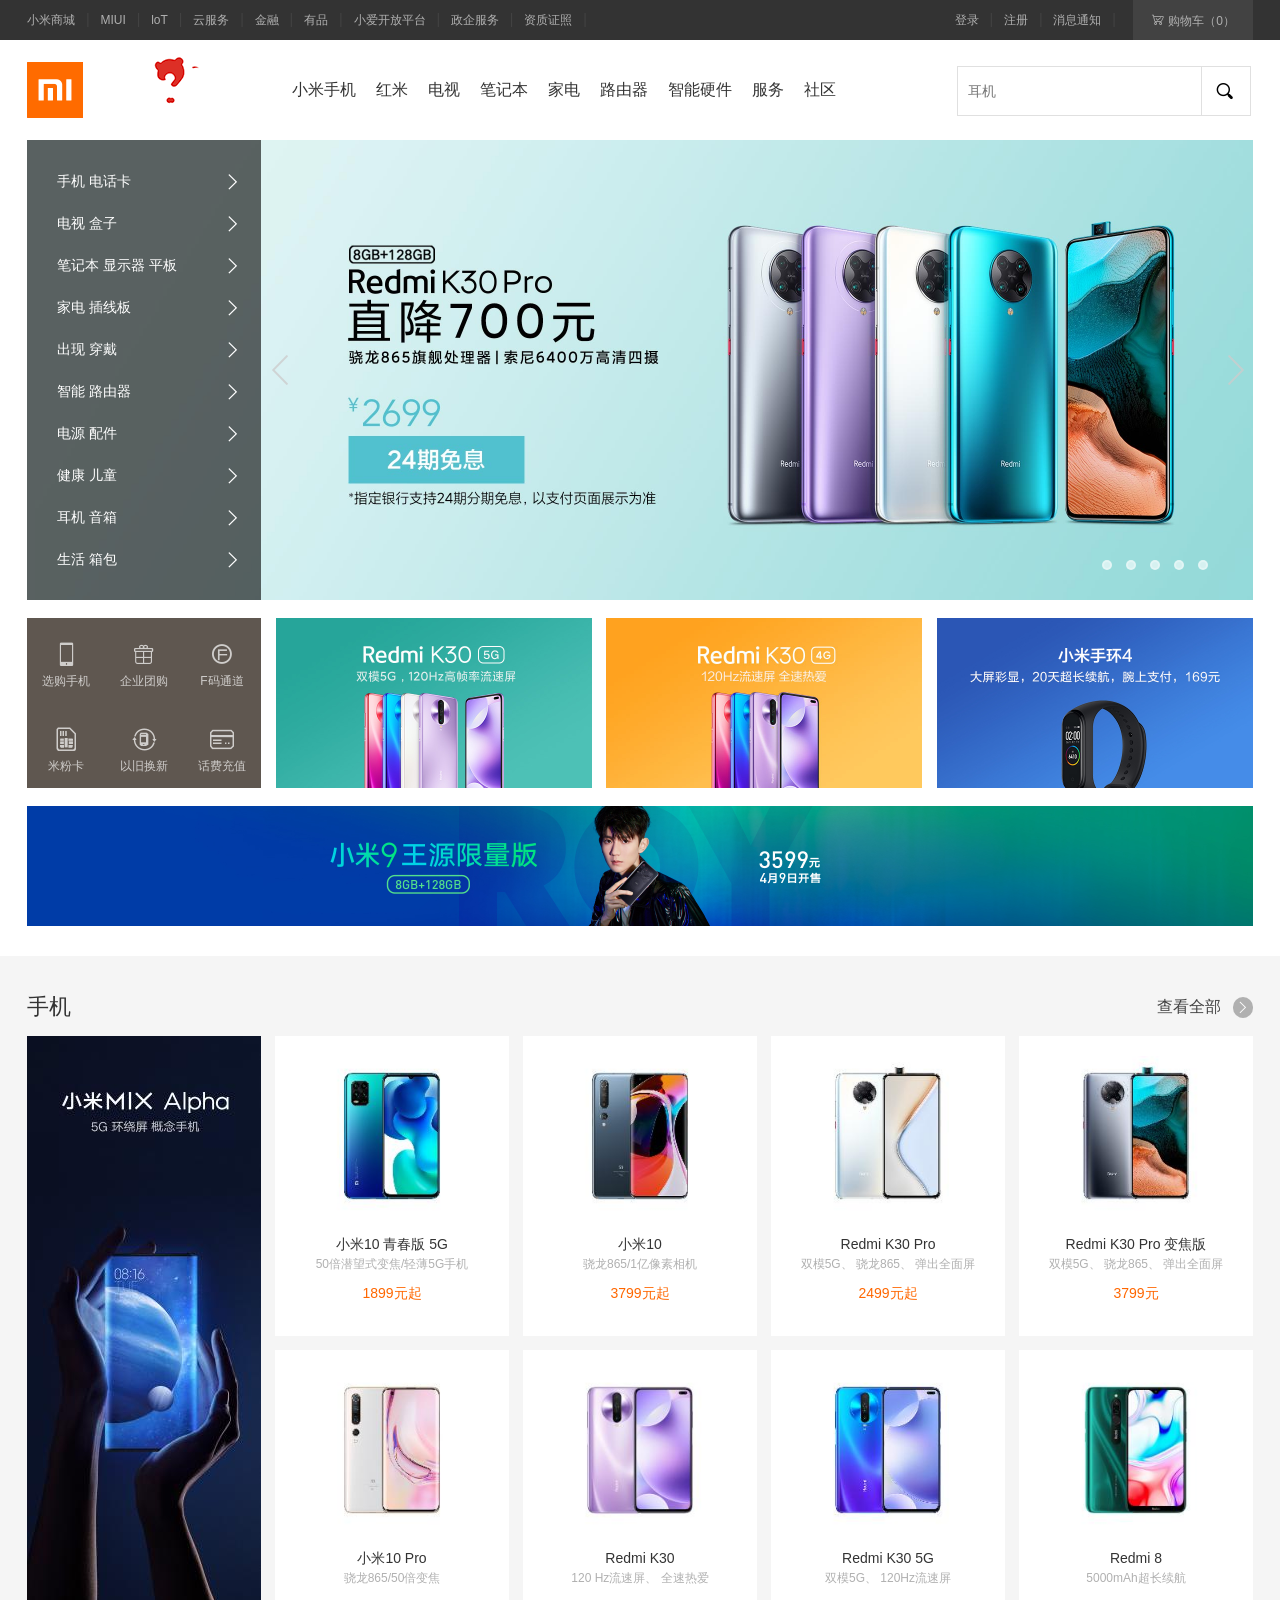
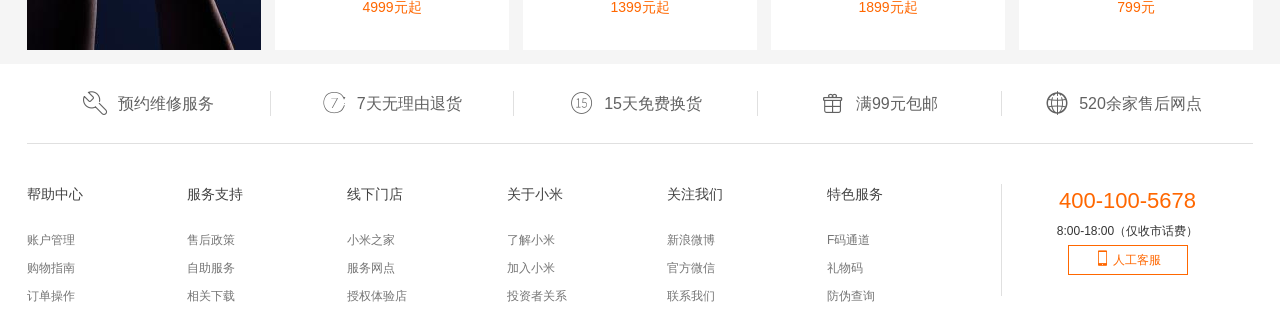
<file: index.html>
<!DOCTYPE html>
<html lang="en">

<head>
    <meta charset="UTF-8">
    <meta name="viewport" content="width=device-width, initial-scale=1.0">
    <link rel="stylesheet" href="./css/reset.css">
    <link rel="stylesheet" href="./css/index.css">
    <link rel="stylesheet" href="./css/fonts.css">
    <title>小米商城</title>
</head>

<body>
    <!-- 顶部栏 -->
    <div class="topBar">
        <div class="container">
            <!-- 顶部栏由三块组成，列表，购物车以及登录 -->
            <!-- 顶部栏的列表区 -->
            <div class="topBar-list">
                <!-- 每个列表可以分为两部分，一个a标签代表链接以及span标签“|”分隔开 -->
                <a href="#">小米商城</a>
                <span>|</span>
                <a href="#">MIUI</a>
                <span>|</span>
                <a href="#">loT</a>
                <span>|</span>
                <a href="#">云服务</a>
                <span>|</span>
                <a href="#">金融</a>
                <span>|</span>
                <a href="#">有品</a>
                <span>|</span>
                <a href="#">小爱开放平台</a>
                <span>|</span>
                <a href="#">政企服务</a>
                <span>|</span>
                <a href="#">资质证照</a>
                <span>|</span>
            </div>
            <!-- 顶部栏的购物车区 -->
            <div class="shop">
                <a href="#">
                    <i class="iconfont" style="font-size: 14px;">&#xe61b;</i>
                    购物车（0）</a>
            </div>
            <!-- 顶部栏的登录区 -->
            <div class="login">
                <a href="#">登录</a>
                <span>|</span>
                <a href="#">注册</a>
                <span>|</span>
                <a href="#">消息通知</a>
                <span>|</span>
            </div>
        </div>
    </div>
    <!-- 导航栏 -->
    <div class="header">
        <div class="container">
            <!-- 导航栏由三块组成，图标，列表，以及搜索框 -->
            <!-- 导航栏的图标区 -->
            <div class="site-logo">
                <a href="#">
                    <img src="img/logo.png" alt="">
                </a>
            </div>
            <!-- 导航栏的列表区 -->
            <div class="site-list">
                <ul class="clearfix">
                    <li class="site-category"><a href="#"><img src="./img/mifen.gif" alt=""></a>
                        <!-- 侧边栏 -->
                        <div class="category-list">
                            <ul>
                                <li><a href="#">手机 电话卡
                                        <span class="iconfont">&#xe605;</span>
                                    </a>
                                </li>
                                <li><a href="#">电视 盒子
                                        <span class="iconfont">&#xe605;</span>
                                    </a>
                                </li>
                                <li><a href="#">笔记本 显示器 平板
                                        <span class="iconfont">&#xe605;</span>
                                    </a>
                                </li>
                                <li><a href="#">家电 插线板
                                        <span class="iconfont">&#xe605;</span>
                                    </a>
                                </li>
                                <li><a href="#">出现 穿戴
                                        <span class="iconfont">&#xe605;</span>
                                    </a>
                                </li>
                                <li><a href="#">智能 路由器
                                        <span class="iconfont">&#xe605;</span>
                                    </a>
                                </li>
                                <li><a href="#">电源 配件
                                        <span class="iconfont">&#xe605;</span>
                                    </a>
                                </li>
                                <li><a href="#">健康 儿童
                                        <span class="iconfont">&#xe605;</span>
                                    </a>
                                </li>
                                <li><a href="#">耳机 音箱
                                        <span class="iconfont">&#xe605;</span>
                                    </a>
                                </li>
                                <li><a href="#">生活 箱包
                                        <span class="iconfont">&#xe605;</span>
                                    </a>
                                </li>
                            </ul>
                        </div>
                    </li>
                    <li><a href="#">小米手机</a></li>
                    <li><a href="#">红米</a></li>
                    <li><a href="#">电视</a></li>
                    <li><a href="#">笔记本</a></li>
                    <li><a href="#">家电</a></li>
                    <li><a href="#">路由器</a></li>
                    <li><a href="#">智能硬件</a></li>
                    <li><a href="#">服务</a></li>
                    <li><a href="#">社区</a></li>
                </ul>
            </div>
            <!-- 导航栏的搜索框 -->
            <div class="site-search">
                <form action="">
                    <input type="text" name="search" class="search-text" placeholder="耳机">
                    <input type="submit" class="search-btn iconfont" value="&#xe60b;" style="font-size: 24px;">
                    
                </form>
            </div>
        </div>
    </div>
    <!-- 主页内容区 -->
    <div class="site-content">
        <div class="container">
            <!-- 轮播图 -->
            <div class="site-slider">
                <a href="#">
                    <img src="./img/phone.jpg" alt="">
                </a>
                <span class="next"></span>
                <span class="prev"></span>
                <div class="slider-item">
                    <a href="#"></a>
                    <a href="#"></a>
                    <a href="#"></a>
                    <a href="#"></a>
                    <a href="#"></a>
                </div>
            </div>
            <!-- 向导 -->
            <div class="content-sub">
                <!-- 向导左 -->
                <div class="content-channel">
                    <ul class="channel-list clearfix">
                        <li><a href="#">
                                <i class="iconfont">&#xe641;</i>
                                选购手机
                            </a></li>
                        <li><a href="#">
                                <i class="iconfont">&#xe790;</i>
                                企业团购
                            </a></li>
                        <li><a href="#">
                                <i class="iconfont">&#xe603;</i>
                                F码通道
                            </a></li>
                        <li><a href="#">
                                <i class="iconfont">&#xe602;</i>
                                米粉卡
                            </a></li>
                        <li><a href="#">
                                <i class="iconfont">&#xe60f;</i>
                                以旧换新
                            </a></li>
                        <li><a href="#">
                                <i class="iconfont">&#xe601;</i> </i>
                                话费充值
                            </a></li>
                    </ul>
                </div>
                <!-- 向导右 -->
                <div class="content-list">
                    <ul class="clearfix">
                        <li><a href=""><img src="img/image1.jpg"></a></li>
                        <li><a href=""><img src="img/image2.jpg"></a></li>
                        <li><a href=""><img src="img/image3.jpg"></a></li>
                    </ul>
                </div>
            </div>
        </div>
        <!-- banner图 -->
     <div class="content-banner">
            <div class="container"> 
                <a href="#">
                    <img src="./img/banner.jpg">
                </a>
			</div> 
     </div>
    </div>
    <!-- 内容详情 -->
    <div class="content-desc">
        <div class="container">
            <!-- 上层标题 -->
            <div class="box-hd">
                <h2>手机</h2>
                <div class="more">
                    <a href="#">查看全部
                        <i class="iconfont">&#xe605;</i>
                    </a>
                </div>
            </div>
            <!-- 下层内容 -->
            <div class="box-bd">
                <div class="row clearfix">
                    <!-- 内容左边大图 -->
                    <div class="row-l">
                        <a href="#">
                            <img src="./img/iphone.jpg">
                        </a>
                    </div>
                    <!-- 内容右边小图分为两大部分，图片，商品描述 -->
                    <div class="row-r">
                        <ul>
                            <li>
                                <!-- 图片区 -->
                                <div class="figure">
                                    <a href="#">
                                        <img src="./img/figure1.jpg">
                                    </a>
                                </div>
                                <!-- 商品描述 -->
                                <h3 class="title">
                                    <a href="#">
                                        小米10 青春版 5G
                                    </a>
                                </h3>
                                <p class="desc">
                                    50倍潜望式变焦/轻薄5G手机
                                </p>
                                <p class="price">
                                    <span class="num">1899</span>元起
                                </p>
                            </li>
                            <li>
                                <!-- 图片区 -->
                                <div class="figure">
                                    <a href="#">
                                        <img src="./img/figure2.jpg">
                                    </a>
                                </div>
                                <!-- 商品描述 -->
                                <h3 class="title">
                                    <a href="#">
                                        小米10
                                    </a>
                                </h3>
                                <p class="desc">
                                    骁龙865/1亿像素相机
                                </p>
                                <p class="price">
                                    <span class="num">3799</span>元起
                                </p>
                            </li>
                            <li>
                                <!-- 图片区 -->
                                <div class="figure">
                                    <a href="#">
                                        <img src="./img/figure3.jpg">
                                    </a>
                                </div>
                                <!-- 商品描述 -->
                                <h3 class="title">
                                    <a href="#">
                                        Redmi K30 Pro
                                    </a>
                                </h3>
                                <p class="desc">
                                    双模5G、 骁龙865、 弹出全面屏
                                </p>
                                <p class="price">
                                    <span class="num">2499</span>元起
                                </p>
                            </li>
                            <li>
                                <!-- 图片区 -->
                                <div class="figure">
                                    <a href="#">
                                        <img src="./img/figure4.jpg">
                                    </a>
                                </div>
                                <!-- 商品描述 -->
                                <h3 class="title">
                                    <a href="#">
                                        Redmi K30 Pro 变焦版
                                    </a>
                                </h3>
                                <p class="desc">
                                    双模5G、 骁龙865、 弹出全面屏
                                </p>
                                <p class="price">
                                    <span class="num">3799</span>元
                                </p>
                            </li>
                            <li>
                                <!-- 图片区 -->
                                <div class="figure">
                                    <a href="#">
                                        <img src="./img/figure5.jpg">
                                    </a>
                                </div>
                                <!-- 商品描述 -->
                                <h3 class="title">
                                    <a href="#">
                                        小米10 Pro
                                    </a>
                                </h3>
                                <p class="desc">
                                    骁龙865/50倍变焦
                                </p>
                                <p class="price">
                                    <span class="num">4999</span>元起
                                </p>
                            </li>
                            <li>
                                <!-- 图片区 -->
                                <div class="figure">
                                    <a href="#">
                                        <img src="./img/figure6.jpg">
                                    </a>
                                </div>
                                <!-- 商品描述 -->
                                <h3 class="title">
                                    <a href="#">
                                        Redmi K30
                                    </a>
                                </h3>
                                <p class="desc">
                                    120 Hz流速屏、 全速热爱
                                </p>
                                <p class="price">
                                    <span class="num">1399</span>元起
                                </p>
                            </li>
                            <li>
                                <!-- 图片区 -->
                                <div class="figure">
                                    <a href="#">
                                        <img src="./img/figure7.jpg">
                                    </a>
                                </div>
                                <!-- 商品描述 -->
                                <h3 class="title">
                                    <a href="#">
                                        Redmi K30 5G
                                    </a>
                                </h3>
                                <p class="desc">
                                    双模5G、 120Hz流速屏
                                </p>
                                <p class="price">
                                    <span class="num">1899</span>元起
                                </p>
                            </li>
                            <li>
                                <!-- 图片区 -->
                                <div class="figure">
                                    <a href="#">
                                        <img src="./img/figure8.jpg">
                                    </a>
                                </div>
                                <!-- 商品描述 -->
                                <h3 class="title">
                                    <a href="#">
                                        Redmi 8
                                    </a>
                                </h3>
                                <p class="desc">
                                    5000mAh超长续航
                                </p>
                                <p class="price">
                                    <span class="num">799</span>元
                                </p>
                            </li>
                        </ul>
                    </div>
                </div>
            </div>




        </div>
    </div>
    <!-- 脚部 -->
    <div class="footer">
        <div class="container">
            <!-- 脚部一共分为两部分，上部分的服务以及其他小字 -->
            <div class="footer-service">
                <ul class="clearfix">
                    <li class="first">
                        <a href="#">
                            <i class="iconfont">&#xe629;</i>
                            预约维修服务
                        </a>
                    </li>
                    <li>
                        <a href="#">
                            <i class="iconfont">&#xe600;</i>
                            7天无理由退货
                        </a>
                    </li>
                    <li>
                        <a href="#">
                            <i class="iconfont">&#xe638;</i>
                            15天免费换货
                        </a>
                    </li>
                    <li>
                        <a href="#">
                            <i class="iconfont">&#xe790;</i>
                            满99元包邮
                        </a>
                    </li>
                    <li>
                        <a href="#">
                            <i class="iconfont">&#xe768;</i>
                            520余家售后网点
                        </a>
                    </li>
                </ul>
            </div>
            <div class="footer-links clearfix">
                <dl class="col-links">
                    <dt>帮助中心</dt>
                    <dd>账户管理</dd>
                    <dd>购物指南</dd>
                    <dd>订单操作</dd>
                </dl>
                <dl class="col-links">
                    <dt>服务支持</dt>
                    <dd>售后政策</dd>
                    <dd>自助服务</dd>
                    <dd>相关下载</dd>
                </dl>
                <dl class="col-links">
                    <dt>线下门店</dt>
                    <dd>小米之家</dd>
                    <dd>服务网点</dd>
                    <dd>授权体验店</dd>
                </dl>
                <dl class="col-links">
                    <dt>关于小米</dt>
                    <dd>了解小米</dd>
                    <dd>加入小米</dd>
                    <dd>投资者关系</dd>
                </dl>
                <dl class="col-links">
                    <dt>关注我们</dt>
                    <dd>新浪微博</dd>
                    <dd>官方微信</dd>
                    <dd>联系我们</dd>
                </dl>
                <dl class="col-links">
                    <dt>特色服务</dt>
                    <dd>F码通道</dd>
                    <dd>礼物码</dd>
                    <dd>防伪查询</dd>
                </dl>
                <div class="col-contact">
                    <p class="phone">400-100-5678</p>
                    <p>8:00-18:00（仅收市话费）</p>
                    <a href="#">
                        <i class="iconfont">&#xe641;</i>
                        人工客服
                    </a>
                </div>
            </div>

        </div>
    </div>
</body>

</html>
</file>
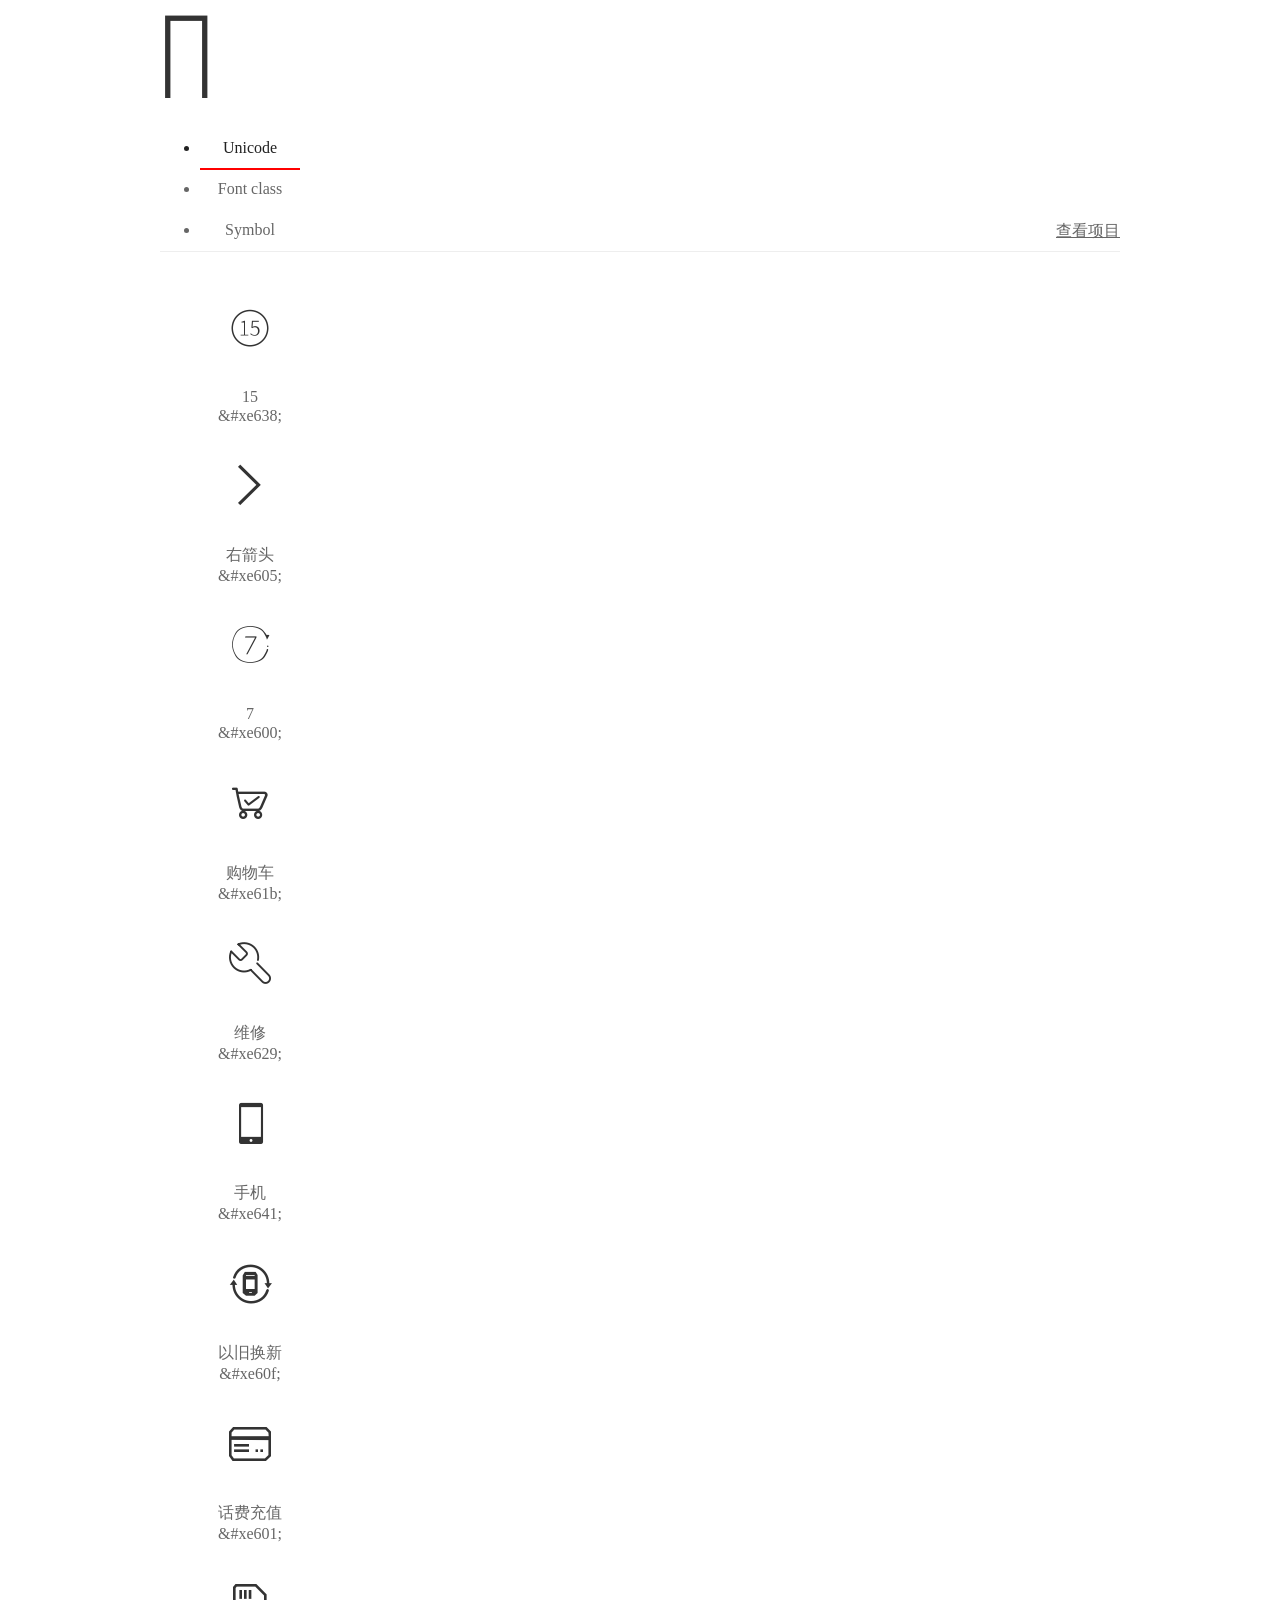
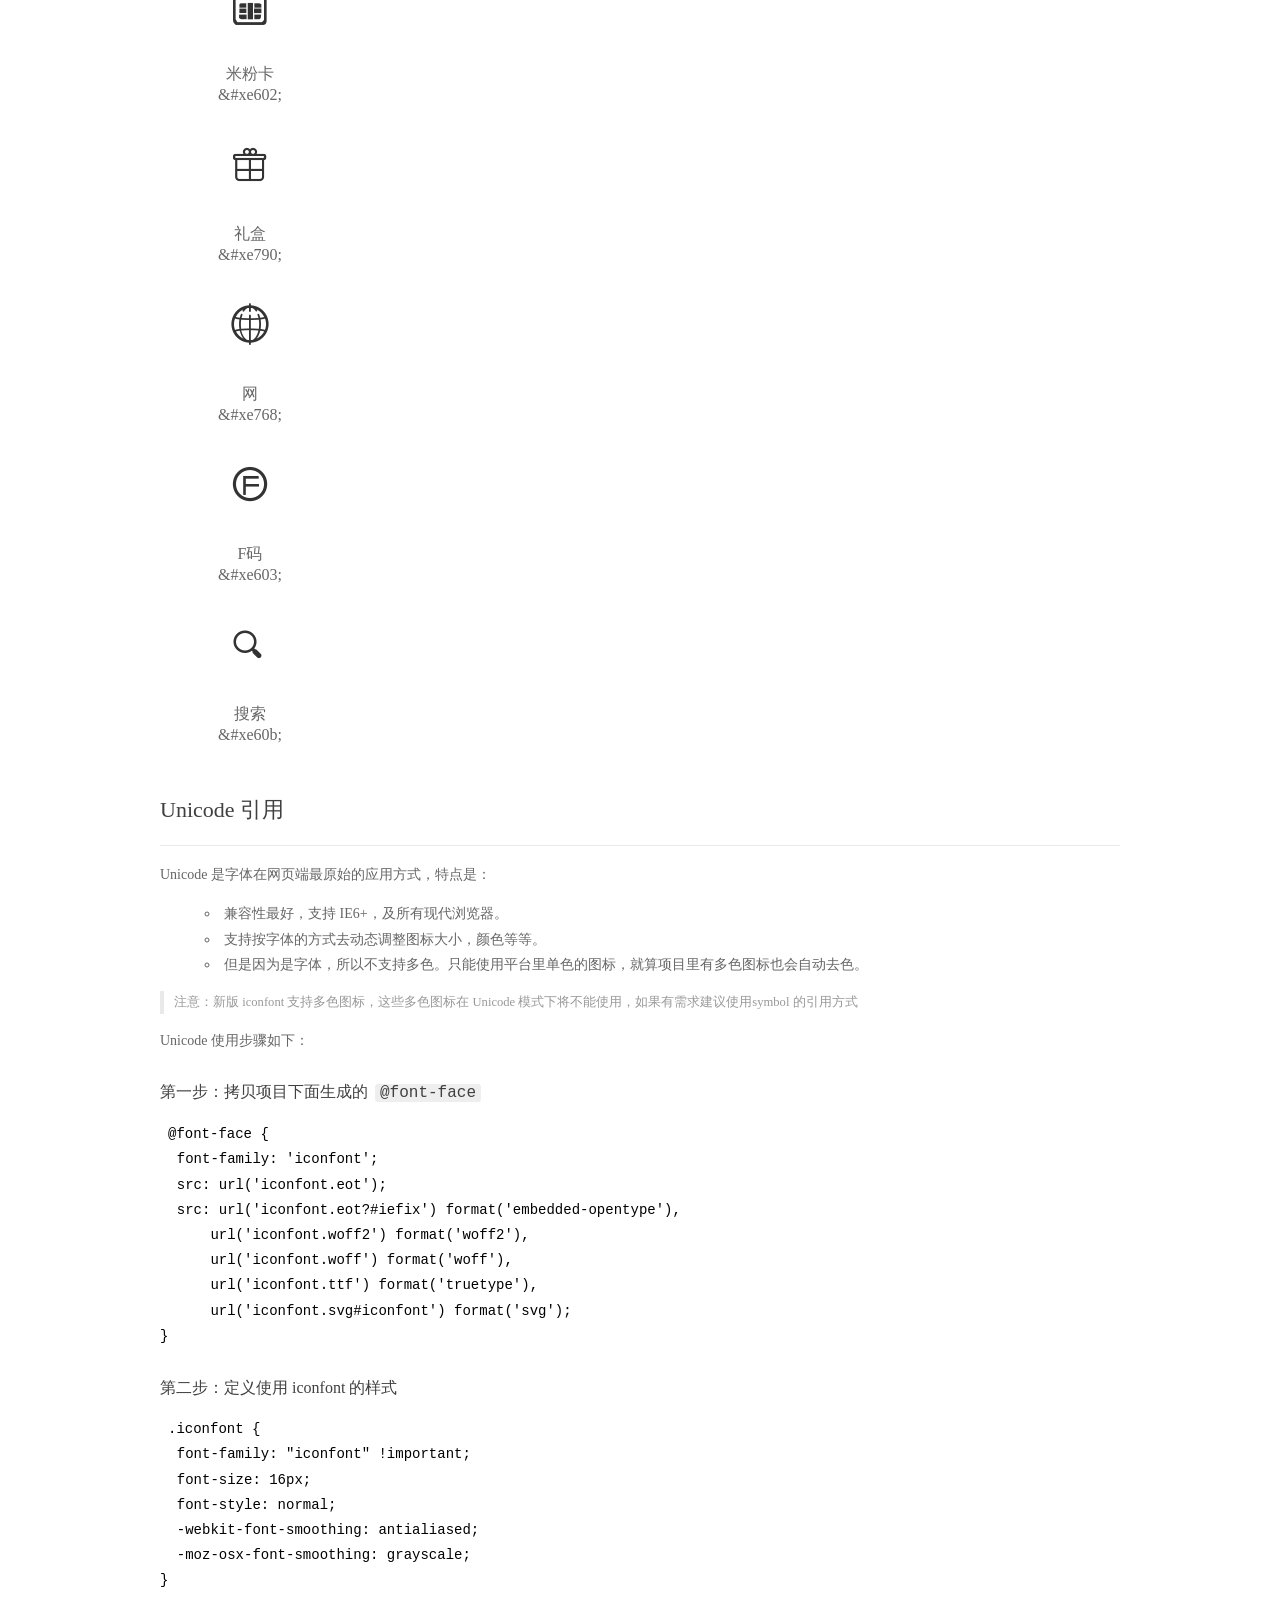
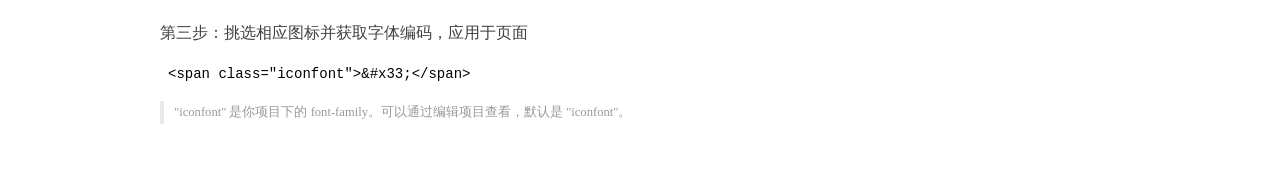
<file: fonts/demo_index.html>
<!DOCTYPE html>
<html>
<head>
  <meta charset="utf-8"/>
  <title>IconFont Demo</title>
  <link rel="shortcut icon" href="https://gtms04.alicdn.com/tps/i4/TB1_oz6GVXXXXaFXpXXJDFnIXXX-64-64.ico" type="image/x-icon"/>
  <link rel="stylesheet" href="https://g.alicdn.com/thx/cube/1.3.2/cube.min.css">
  <link rel="stylesheet" href="demo.css">
  <link rel="stylesheet" href="iconfont.css">
  <script src="iconfont.js"></script>
  <!-- jQuery -->
  <script src="https://a1.alicdn.com/oss/uploads/2018/12/26/7bfddb60-08e8-11e9-9b04-53e73bb6408b.js"></script>
  <!-- 代码高亮 -->
  <script src="https://a1.alicdn.com/oss/uploads/2018/12/26/a3f714d0-08e6-11e9-8a15-ebf944d7534c.js"></script>
</head>
<body>
  <div class="main">
    <h1 class="logo"><a href="https://www.iconfont.cn/" title="iconfont 首页" target="_blank">&#xe86b;</a></h1>
    <div class="nav-tabs">
      <ul id="tabs" class="dib-box">
        <li class="dib active"><span>Unicode</span></li>
        <li class="dib"><span>Font class</span></li>
        <li class="dib"><span>Symbol</span></li>
      </ul>
      
      <a href="https://www.iconfont.cn/manage/index?manage_type=myprojects&projectId=1120825" target="_blank" class="nav-more">查看项目</a>
      
    </div>
    <div class="tab-container">
      <div class="content unicode" style="display: block;">
          <ul class="icon_lists dib-box">
          
            <li class="dib">
              <span class="icon iconfont">&#xe638;</span>
                <div class="name">15</div>
                <div class="code-name">&amp;#xe638;</div>
              </li>
          
            <li class="dib">
              <span class="icon iconfont">&#xe605;</span>
                <div class="name">右箭头</div>
                <div class="code-name">&amp;#xe605;</div>
              </li>
          
            <li class="dib">
              <span class="icon iconfont">&#xe600;</span>
                <div class="name">7</div>
                <div class="code-name">&amp;#xe600;</div>
              </li>
          
            <li class="dib">
              <span class="icon iconfont">&#xe61b;</span>
                <div class="name">购物车</div>
                <div class="code-name">&amp;#xe61b;</div>
              </li>
          
            <li class="dib">
              <span class="icon iconfont">&#xe629;</span>
                <div class="name">维修</div>
                <div class="code-name">&amp;#xe629;</div>
              </li>
          
            <li class="dib">
              <span class="icon iconfont">&#xe641;</span>
                <div class="name">手机</div>
                <div class="code-name">&amp;#xe641;</div>
              </li>
          
            <li class="dib">
              <span class="icon iconfont">&#xe60f;</span>
                <div class="name">以旧换新</div>
                <div class="code-name">&amp;#xe60f;</div>
              </li>
          
            <li class="dib">
              <span class="icon iconfont">&#xe601;</span>
                <div class="name">话费充值</div>
                <div class="code-name">&amp;#xe601;</div>
              </li>
          
            <li class="dib">
              <span class="icon iconfont">&#xe602;</span>
                <div class="name">米粉卡</div>
                <div class="code-name">&amp;#xe602;</div>
              </li>
          
            <li class="dib">
              <span class="icon iconfont">&#xe790;</span>
                <div class="name">礼盒</div>
                <div class="code-name">&amp;#xe790;</div>
              </li>
          
            <li class="dib">
              <span class="icon iconfont">&#xe768;</span>
                <div class="name">网</div>
                <div class="code-name">&amp;#xe768;</div>
              </li>
          
            <li class="dib">
              <span class="icon iconfont">&#xe603;</span>
                <div class="name">F码</div>
                <div class="code-name">&amp;#xe603;</div>
              </li>
          
            <li class="dib">
              <span class="icon iconfont">&#xe60b;</span>
                <div class="name">搜索</div>
                <div class="code-name">&amp;#xe60b;</div>
              </li>
          
          </ul>
          <div class="article markdown">
          <h2 id="unicode-">Unicode 引用</h2>
          <hr>

          <p>Unicode 是字体在网页端最原始的应用方式，特点是：</p>
          <ul>
            <li>兼容性最好，支持 IE6+，及所有现代浏览器。</li>
            <li>支持按字体的方式去动态调整图标大小，颜色等等。</li>
            <li>但是因为是字体，所以不支持多色。只能使用平台里单色的图标，就算项目里有多色图标也会自动去色。</li>
          </ul>
          <blockquote>
            <p>注意：新版 iconfont 支持多色图标，这些多色图标在 Unicode 模式下将不能使用，如果有需求建议使用symbol 的引用方式</p>
          </blockquote>
          <p>Unicode 使用步骤如下：</p>
          <h3 id="-font-face">第一步：拷贝项目下面生成的 <code>@font-face</code></h3>
<pre><code class="language-css"
>@font-face {
  font-family: 'iconfont';
  src: url('iconfont.eot');
  src: url('iconfont.eot?#iefix') format('embedded-opentype'),
      url('iconfont.woff2') format('woff2'),
      url('iconfont.woff') format('woff'),
      url('iconfont.ttf') format('truetype'),
      url('iconfont.svg#iconfont') format('svg');
}
</code></pre>
          <h3 id="-iconfont-">第二步：定义使用 iconfont 的样式</h3>
<pre><code class="language-css"
>.iconfont {
  font-family: "iconfont" !important;
  font-size: 16px;
  font-style: normal;
  -webkit-font-smoothing: antialiased;
  -moz-osx-font-smoothing: grayscale;
}
</code></pre>
          <h3 id="-">第三步：挑选相应图标并获取字体编码，应用于页面</h3>
<pre>
<code class="language-html"
>&lt;span class="iconfont"&gt;&amp;#x33;&lt;/span&gt;
</code></pre>
          <blockquote>
            <p>"iconfont" 是你项目下的 font-family。可以通过编辑项目查看，默认是 "iconfont"。</p>
          </blockquote>
          </div>
      </div>
      <div class="content font-class">
        <ul class="icon_lists dib-box">
          
          <li class="dib">
            <span class="icon iconfont icon-15"></span>
            <div class="name">
              15
            </div>
            <div class="code-name">.icon-15
            </div>
          </li>
          
          <li class="dib">
            <span class="icon iconfont icon-iconfontxiangxia1copy19"></span>
            <div class="name">
              右箭头
            </div>
            <div class="code-name">.icon-iconfontxiangxia1copy19
            </div>
          </li>
          
          <li class="dib">
            <span class="icon iconfont icon-7"></span>
            <div class="name">
              7
            </div>
            <div class="code-name">.icon-7
            </div>
          </li>
          
          <li class="dib">
            <span class="icon iconfont icon-gouwuche"></span>
            <div class="name">
              购物车
            </div>
            <div class="code-name">.icon-gouwuche
            </div>
          </li>
          
          <li class="dib">
            <span class="icon iconfont icon-buoumaotubiao46"></span>
            <div class="name">
              维修
            </div>
            <div class="code-name">.icon-buoumaotubiao46
            </div>
          </li>
          
          <li class="dib">
            <span class="icon iconfont icon-tel"></span>
            <div class="name">
              手机
            </div>
            <div class="code-name">.icon-tel
            </div>
          </li>
          
          <li class="dib">
            <span class="icon iconfont icon-yijiuhuanxin"></span>
            <div class="name">
              以旧换新
            </div>
            <div class="code-name">.icon-yijiuhuanxin
            </div>
          </li>
          
          <li class="dib">
            <span class="icon iconfont icon-huafeichongzhi-copy"></span>
            <div class="name">
              话费充值
            </div>
            <div class="code-name">.icon-huafeichongzhi-copy
            </div>
          </li>
          
          <li class="dib">
            <span class="icon iconfont icon-mifenqia-copy"></span>
            <div class="name">
              米粉卡
            </div>
            <div class="code-name">.icon-mifenqia-copy
            </div>
          </li>
          
          <li class="dib">
            <span class="icon iconfont icon-icon--"></span>
            <div class="name">
              礼盒
            </div>
            <div class="code-name">.icon-icon--
            </div>
          </li>
          
          <li class="dib">
            <span class="icon iconfont icon-wang"></span>
            <div class="name">
              网
            </div>
            <div class="code-name">.icon-wang
            </div>
          </li>
          
          <li class="dib">
            <span class="icon iconfont icon-Fma"></span>
            <div class="name">
              F码
            </div>
            <div class="code-name">.icon-Fma
            </div>
          </li>
          
          <li class="dib">
            <span class="icon iconfont icon-sousuo"></span>
            <div class="name">
              搜索
            </div>
            <div class="code-name">.icon-sousuo
            </div>
          </li>
          
        </ul>
        <div class="article markdown">
        <h2 id="font-class-">font-class 引用</h2>
        <hr>

        <p>font-class 是 Unicode 使用方式的一种变种，主要是解决 Unicode 书写不直观，语意不明确的问题。</p>
        <p>与 Unicode 使用方式相比，具有如下特点：</p>
        <ul>
          <li>兼容性良好，支持 IE8+，及所有现代浏览器。</li>
          <li>相比于 Unicode 语意明确，书写更直观。可以很容易分辨这个 icon 是什么。</li>
          <li>因为使用 class 来定义图标，所以当要替换图标时，只需要修改 class 里面的 Unicode 引用。</li>
          <li>不过因为本质上还是使用的字体，所以多色图标还是不支持的。</li>
        </ul>
        <p>使用步骤如下：</p>
        <h3 id="-fontclass-">第一步：引入项目下面生成的 fontclass 代码：</h3>
<pre><code class="language-html">&lt;link rel="stylesheet" href="./iconfont.css"&gt;
</code></pre>
        <h3 id="-">第二步：挑选相应图标并获取类名，应用于页面：</h3>
<pre><code class="language-html">&lt;span class="iconfont icon-xxx"&gt;&lt;/span&gt;
</code></pre>
        <blockquote>
          <p>"
            iconfont" 是你项目下的 font-family。可以通过编辑项目查看，默认是 "iconfont"。</p>
        </blockquote>
      </div>
      </div>
      <div class="content symbol">
          <ul class="icon_lists dib-box">
          
            <li class="dib">
                <svg class="icon svg-icon" aria-hidden="true">
                  <use xlink:href="#icon-15"></use>
                </svg>
                <div class="name">15</div>
                <div class="code-name">#icon-15</div>
            </li>
          
            <li class="dib">
                <svg class="icon svg-icon" aria-hidden="true">
                  <use xlink:href="#icon-iconfontxiangxia1copy19"></use>
                </svg>
                <div class="name">右箭头</div>
                <div class="code-name">#icon-iconfontxiangxia1copy19</div>
            </li>
          
            <li class="dib">
                <svg class="icon svg-icon" aria-hidden="true">
                  <use xlink:href="#icon-7"></use>
                </svg>
                <div class="name">7</div>
                <div class="code-name">#icon-7</div>
            </li>
          
            <li class="dib">
                <svg class="icon svg-icon" aria-hidden="true">
                  <use xlink:href="#icon-gouwuche"></use>
                </svg>
                <div class="name">购物车</div>
                <div class="code-name">#icon-gouwuche</div>
            </li>
          
            <li class="dib">
                <svg class="icon svg-icon" aria-hidden="true">
                  <use xlink:href="#icon-buoumaotubiao46"></use>
                </svg>
                <div class="name">维修</div>
                <div class="code-name">#icon-buoumaotubiao46</div>
            </li>
          
            <li class="dib">
                <svg class="icon svg-icon" aria-hidden="true">
                  <use xlink:href="#icon-tel"></use>
                </svg>
                <div class="name">手机</div>
                <div class="code-name">#icon-tel</div>
            </li>
          
            <li class="dib">
                <svg class="icon svg-icon" aria-hidden="true">
                  <use xlink:href="#icon-yijiuhuanxin"></use>
                </svg>
                <div class="name">以旧换新</div>
                <div class="code-name">#icon-yijiuhuanxin</div>
            </li>
          
            <li class="dib">
                <svg class="icon svg-icon" aria-hidden="true">
                  <use xlink:href="#icon-huafeichongzhi-copy"></use>
                </svg>
                <div class="name">话费充值</div>
                <div class="code-name">#icon-huafeichongzhi-copy</div>
            </li>
          
            <li class="dib">
                <svg class="icon svg-icon" aria-hidden="true">
                  <use xlink:href="#icon-mifenqia-copy"></use>
                </svg>
                <div class="name">米粉卡</div>
                <div class="code-name">#icon-mifenqia-copy</div>
            </li>
          
            <li class="dib">
                <svg class="icon svg-icon" aria-hidden="true">
                  <use xlink:href="#icon-icon--"></use>
                </svg>
                <div class="name">礼盒</div>
                <div class="code-name">#icon-icon--</div>
            </li>
          
            <li class="dib">
                <svg class="icon svg-icon" aria-hidden="true">
                  <use xlink:href="#icon-wang"></use>
                </svg>
                <div class="name">网</div>
                <div class="code-name">#icon-wang</div>
            </li>
          
            <li class="dib">
                <svg class="icon svg-icon" aria-hidden="true">
                  <use xlink:href="#icon-Fma"></use>
                </svg>
                <div class="name">F码</div>
                <div class="code-name">#icon-Fma</div>
            </li>
          
            <li class="dib">
                <svg class="icon svg-icon" aria-hidden="true">
                  <use xlink:href="#icon-sousuo"></use>
                </svg>
                <div class="name">搜索</div>
                <div class="code-name">#icon-sousuo</div>
            </li>
          
          </ul>
          <div class="article markdown">
          <h2 id="symbol-">Symbol 引用</h2>
          <hr>

          <p>这是一种全新的使用方式，应该说这才是未来的主流，也是平台目前推荐的用法。相关介绍可以参考这篇<a href="">文章</a>
            这种用法其实是做了一个 SVG 的集合，与另外两种相比具有如下特点：</p>
          <ul>
            <li>支持多色图标了，不再受单色限制。</li>
            <li>通过一些技巧，支持像字体那样，通过 <code>font-size</code>, <code>color</code> 来调整样式。</li>
            <li>兼容性较差，支持 IE9+，及现代浏览器。</li>
            <li>浏览器渲染 SVG 的性能一般，还不如 png。</li>
          </ul>
          <p>使用步骤如下：</p>
          <h3 id="-symbol-">第一步：引入项目下面生成的 symbol 代码：</h3>
<pre><code class="language-html">&lt;script src="./iconfont.js"&gt;&lt;/script&gt;
</code></pre>
          <h3 id="-css-">第二步：加入通用 CSS 代码（引入一次就行）：</h3>
<pre><code class="language-html">&lt;style&gt;
.icon {
  width: 1em;
  height: 1em;
  vertical-align: -0.15em;
  fill: currentColor;
  overflow: hidden;
}
&lt;/style&gt;
</code></pre>
          <h3 id="-">第三步：挑选相应图标并获取类名，应用于页面：</h3>
<pre><code class="language-html">&lt;svg class="icon" aria-hidden="true"&gt;
  &lt;use xlink:href="#icon-xxx"&gt;&lt;/use&gt;
&lt;/svg&gt;
</code></pre>
          </div>
      </div>

    </div>
  </div>
  <script>
  $(document).ready(function () {
      $('.tab-container .content:first').show()

      $('#tabs li').click(function (e) {
        var tabContent = $('.tab-container .content')
        var index = $(this).index()

        if ($(this).hasClass('active')) {
          return
        } else {
          $('#tabs li').removeClass('active')
          $(this).addClass('active')

          tabContent.hide().eq(index).fadeIn()
        }
      })
    })
  </script>
</body>
</html>
</file>
<file: css/index.css>
body {
    font: 14px/1.5 Helvetica Neue,Helvetica,Arial,Microsoft Yahei,Hiragino Sans GB,Heiti SC,WenQuanYi Micro Hei,sans-serif;
    color: #333;
    min-width: 1226px;
}

/* 顶部栏布局开始 */
.topBar {
    width: 100%;
    height: 40px;
    background-color: #333333;
}

/* 让所有container内容区居中 */
.container {
    width: 1226px;
    height: 100%;
    margin: 0 auto;
}

.topBar .topBar-list {
    float: left;
}

.topBar .shop {
    float: right;
    width: 120px;
    height: 40px;
    margin-left: 10px;
    line-height: 40px;
    text-align: center;
    background-color: #424242;
}

.topBar .login {
    float: right;
}

.topBar a {
    color: #b0b0b0;
    font-size: 12px;
    display: inline-block;
    /* 实现垂直居中 */
    line-height: 40px;
}

.topBar .shop a {
    width: 120px;
    height: 40px;
    display: inline-block;
}
.topBar a:hover {
    color: #ffffff;
}
.topBar span {
    color: #424242;
    margin: 0 .5em;
}
/* 顶部栏布局结束 */
/* 导航栏布局开始 */
.header {
    height: 100px;
}

.header .site-logo {
    float: left;
    width: 62px;
    /* 与上一行有外边距 */
    margin-top: 22px;
}

/* 让包裹着图标的a标签与图标大小一致 */
.header .site-logo a {
    display: block;
    width: 56px;
    height: 56px;
}

.header .site-list  {
    float: left;
    width: 850px;
}

.header .site-list>ul {
    width: 820px;
    height: 88px;
    padding: 12px 0 0 30px;
    font-size: 16px;
}

.header .site-list>ul>li {
    float: left;
}

.header .site-list>ul>li>a {
    /* 默认a为24x */
    display: block;
    padding: 26px 10px 38px;
    color: #333333;
}

.header .site-list>ul>li>a:hover {
    color: #ff6700;
}

/* 侧边栏相应样式 */
.header .site-list>ul .site-category>a {
    padding: 0;
}

.header .site-list>ul>li.site-category {
    position: relative;
    /* 当出现重叠，让侧边栏居于最上面 */
    z-index: 3;
}

.header .site-list>ul>li.site-category .category-list {
    position: absolute;
    top: 88px;
    left: -92px;
    width: 234px;
    height: 460px;
    background-color: rgba(0,0,0,0.6);
}

.category-list>ul {
    width: 234px;
    height: 420px;
    padding: 20px 0;
}

.category-list>ul>li {
    height: 42px;
}

.category-list>ul>li>a {
   padding-left: 30px;
   display: block;
   height: 42px;
   line-height: 42px;
   color: #fff;
   font-size: 14px;
   position: relative;
}

.category-list>ul>li>a:hover {
    background-color: #ff6700;
}
.category-list>ul>li>a>span {
    position: absolute;
    top: 14px;
    right: 20px;
    font-size: 16px;
    line-height: 16px;
}
.header .site-search {
    float: right;
    width: 296px;
    margin-top: 26px;
    /* background-color: #777777; */
}

.header .site-search form {
    width: 296px;
    height: 50px;
}

.header .site-search form .search-text {
    /* 盒模型宽245 */
    width: 223px;
    height: 48px;
    border: 1px solid #e0e0e0;
    font-size: 14px;
    padding: 0 10px;
    float: left;
}

.header .site-search form .search-btn {
    margin-left: -1px;
    width: 50px;
    height: 50px;
    border: 1px solid #e0e0e0;
    float: left;
    background-color: #ffffff;
}

/* 导航栏布局结束 */
/* 站点内容开始 */
.site-content .site-slider {
    position: relative;
    z-index: 2;
}

.site-content .site-slider>a {
    display: block;
    width: 1226px;
    height: 460px;
}

.site-content .site-slider>a img {
    width: 1226px;
}

.site-content .site-slider>span {
    position: absolute;
    width: 41px;
    height: 69px;
    background: url("../img/icon-slides.png")no-repeat 0 0;
    top: 50%;
    /* 让图标雪碧图垂直居中 */
    margin-top: -35px;
    cursor: pointer;
}

.site-content .site-slider span.prev {
    background-position: -83px 0;
    left: 234px;
}

.site-content .site-slider span.prev:hover {
    background-position: 0 0;
}
.site-content .site-slider span.next {
    background-position: -123px 0;
    right: 0;
}

.site-content .site-slider span.next:hover {
    background-position:  -41px 0;
}

.site-content .slider-item {
    position: absolute;
    width: 200px;
    height: 30px;
    /* background-color: red; */
    text-align: right;
    line-height: 30px;
    bottom: 20px;
    right: 40px;
}

.slider-item>a {
    display: inline-block;
    height: 6px;
    width: 6px;
    background-color: rgba(255,255,255,0.6);
    margin: 0 5px;
    border-radius: 6px;
    border: 2px solid rgba(255,255,255,0.3);
}

/* 向导图设置 */
.content-sub {
    margin-top: 18px;
    /* 清除浮动 */
    overflow: hidden;
}
/* 向导左设置开始 */
.content-sub .content-channel {
    float: left;
    width: 234px;
}

.content-sub .content-channel ul {
    background-color: #5f5750;
    font-size: 12px;
    text-align: center;
}

.content-sub .content-channel ul li {
    /* 高为170px，让6个li平分为上下两部分，则宽为三分之一，高为170的一半 */
    float: left;
    width: 33.33%;
    height: 85px;
}

.content-sub .content-channel ul li a {
    display: block;
    padding-top: 18px;
    font-size: 12px;
    color: rgba(255,255,255,0.7);
}

.content-sub .content-channel ul li a i {
    display: block;
    font-size: 24px;
}

/* 向导左设置结束 */
/* 向导右设置 */
.content-sub .content-list {
    float: left;
    width: 992px;
}

.content-sub .content-list ul {
    width: 100%;
}

.content-sub .content-list ul li {
    float: left;
    width: 33.33%;
    text-align: right;
}

.content-sub .content-list ul li a {
    display: block;
    height: 170px;
}

.content-sub .content-list ul li a img {
    width: 316px;
    height: 170px;
}
/* 向导设置结束 */

/* banner图设置开始 */
.content-banner {
    margin-top: 18px;
    margin-bottom: 30px;
}

.content-banner a {
    display: block;
    /*width: 122px; */
    height: 120px;
}

.content-banner a img {
    width: 1226px;
    height: 120px;
}
/* banner图设置结束 */
/* 内容详情设置开始 */
.content-desc {
    padding-top: 22px;
    background-color: #f5f5f5;
}

/* 内容详情标题设置开始 */
.content-desc .box-hd{
	height: 58px;
	position: relative;
}
.content-desc .box-hd h2{
	font-size: 22px;
	font-weight: 200;
	line-height: 58px;
	color: #333;
}
.content-desc .box-hd .more{
	position: absolute;
	right: 0;
	top: 0;
}
.content-desc .box-hd .more a{
	font-size: 16px;
	line-height: 58px;
	color: #424242;
}
.content-desc .box-hd .more a i{
	width: 12px;
	height: 12px;
	padding: 4px;
	margin-left: 8px;
	border-radius: 12px;
	background-color: #b0b0b0;
	color: #fff;
	font-size: 12px;
}
.content-desc .box-hd .more:hover a{
	color: #ff6700;
}
.content-desc .box-hd .more:hover a i{
	background-color: #ff6700;
}

/* 内容详情标题设置结束 */
/* 内容详情图片区域开始 */
.box-bd .row-l{
	float: left;
	width: 234px;
}

.box-bd .row-r{
	float: left;
	width: 992px;
}

.box-bd .row-l a{
	display: block;
	width: 100%;
	height: 100%;
}

.box-bd .row-l a img{
	width: 234px;
	height: 614px;
}

.box-bd .row-r ul {
    overflow: hidden;
}

.box-bd .row-r ul li {
    float: left;
    height: 260px;
    padding: 20px 0;
    background-color: #ffffff;
    margin-left: 14px;
    width: 234px;
    margin-bottom: 14px;
}

.box-bd .row-r ul li .figure {
    width: 160px;
    height: 160px;
    margin: 0 auto 18px;

}

.box-bd .row-r ul li .figure a {
    display: block;
}

.box-bd .row-r ul li .figure a img {
    width: 160px;
    height: 160px;
}

.box-bd .row-r ul li .title {
    font-size: 14px;
    font-weight: 400;
    text-align: center;
}

.box-bd .row-r ul li .title a {
    color: #333333;
}

.box-bd .row-r ul li .desc {
    height: 18px;
    font-size: 12px;
    text-align: center;
    color: #b0b0b0;
    margin: 0 10px 10px;
}

.box-bd .row-r ul li .price {
    text-align: center;
    color: #ff6700;
}

/* 脚部栏设置开始 */
.footer .footer-service {
    padding: 27px 0;
    border-bottom: 1px solid #e0e0e0;
}

.footer .footer-service ul li {
    float: left;
    width: 19.8%;
    height: 25px;
    font-size: 16px;
    line-height: 25px;
    text-align: center;
    border-left: 1px solid #e0e0e0;
}

.footer .footer-service ul li.first {
    border-left: 0;
}

.footer .footer-service ul li a {
    color: #616161;
}

.footer .footer-service ul li .iconfont {
    font-size: 24px;
    margin-right: 6px;
    line-height: 24px;
    vertical-align: top;
}

.footer .footer-links {
    padding: 40px 0;
}

.footer .footer-links dl {
    float: left;
    width: 160px;
    height: 112px;
}

.footer .footer-links dl dt {
    margin-bottom: 26px;
    font-size: 14px;
    color: #424242;
}

.footer .footer-links dl dd {
    font-size: 12px;
    margin-top: 10px;
    color: #757575;
    cursor: pointer;
}

.footer .footer-links dl dd:hover {
    color: #ff6700;
}

.footer .footer-links .col-contact {
    float: right;
    width: 251px;
    height: 112px;
    text-align: center;
    border-left: 1px solid #e0e0e0;
}

.footer .footer-links .col-contact .phone {
    font-size: 22px;
    margin-bottom: 5px;
    color: #ff6700;
}

.footer .footer-links .col-contact p {
    font-size: 12px;
    margin-bottom: 5px;
}

.footer .footer-links .col-contact a {
    display: inline-block;
    width: 118px;
    height: 28px;
    border: 1px solid #ff6700;
    color: #ff6700;
    font-size: 12px;
}

.footer .footer-links .col-contact a:hover {
    background-color: #ff6700;
    color: #ffffff;
}
/* 公共清除浮动 */
.clearfix::after {
    content: "";
    clear: both;
    display: block;
}
</file>
<file: css/fonts.css>
@font-face {
    font-family: 'iconfont';
    src: url('../fonts/iconfont.eot');
    src: url('../fonts/iconfont.eot?#iefix') format('embedded-opentype'),
        url('../fonts/iconfont.woff2') format('woff2'),
        url('../fonts/iconfont.woff') format('woff'),
        url('../fonts/iconfont.ttf') format('truetype'),
        url('../fonts/iconfont.svg#iconfont') format('svg');
  }
  .iconfont {
    font-family: "iconfont" !important;
    font-size: 16px;
    font-style: normal;
    -webkit-font-smoothing: antialiased;
    -moz-osx-font-smoothing: grayscale;
  }
</file>
<file: fonts/demo.css>
/* Logo 字体 */
@font-face {
  font-family: "iconfont logo";
  src: url('https://at.alicdn.com/t/font_985780_km7mi63cihi.eot?t=1545807318834');
  src: url('https://at.alicdn.com/t/font_985780_km7mi63cihi.eot?t=1545807318834#iefix') format('embedded-opentype'),
    url('https://at.alicdn.com/t/font_985780_km7mi63cihi.woff?t=1545807318834') format('woff'),
    url('https://at.alicdn.com/t/font_985780_km7mi63cihi.ttf?t=1545807318834') format('truetype'),
    url('https://at.alicdn.com/t/font_985780_km7mi63cihi.svg?t=1545807318834#iconfont') format('svg');
}

.logo {
  font-family: "iconfont logo";
  font-size: 160px;
  font-style: normal;
  -webkit-font-smoothing: antialiased;
  -moz-osx-font-smoothing: grayscale;
}

/* tabs */
.nav-tabs {
  position: relative;
}

.nav-tabs .nav-more {
  position: absolute;
  right: 0;
  bottom: 0;
  height: 42px;
  line-height: 42px;
  color: #666;
}

#tabs {
  border-bottom: 1px solid #eee;
}

#tabs li {
  cursor: pointer;
  width: 100px;
  height: 40px;
  line-height: 40px;
  text-align: center;
  font-size: 16px;
  border-bottom: 2px solid transparent;
  position: relative;
  z-index: 1;
  margin-bottom: -1px;
  color: #666;
}


#tabs .active {
  border-bottom-color: #f00;
  color: #222;
}

.tab-container .content {
  display: none;
}

/* 页面布局 */
.main {
  padding: 30px 100px;
  width: 960px;
  margin: 0 auto;
}

.main .logo {
  color: #333;
  text-align: left;
  margin-bottom: 30px;
  line-height: 1;
  height: 110px;
  margin-top: -50px;
  overflow: hidden;
  *zoom: 1;
}

.main .logo a {
  font-size: 160px;
  color: #333;
}

.helps {
  margin-top: 40px;
}

.helps pre {
  padding: 20px;
  margin: 10px 0;
  border: solid 1px #e7e1cd;
  background-color: #fffdef;
  overflow: auto;
}

.icon_lists {
  width: 100% !important;
  overflow: hidden;
  *zoom: 1;
}

.icon_lists li {
  width: 100px;
  margin-bottom: 10px;
  margin-right: 20px;
  text-align: center;
  list-style: none !important;
  cursor: default;
}

.icon_lists li .code-name {
  line-height: 1.2;
}

.icon_lists .icon {
  display: block;
  height: 100px;
  line-height: 100px;
  font-size: 42px;
  margin: 10px auto;
  color: #333;
  -webkit-transition: font-size 0.25s linear, width 0.25s linear;
  -moz-transition: font-size 0.25s linear, width 0.25s linear;
  transition: font-size 0.25s linear, width 0.25s linear;
}

.icon_lists .icon:hover {
  font-size: 100px;
}

.icon_lists .svg-icon {
  /* 通过设置 font-size 来改变图标大小 */
  width: 1em;
  /* 图标和文字相邻时，垂直对齐 */
  vertical-align: -0.15em;
  /* 通过设置 color 来改变 SVG 的颜色/fill */
  fill: currentColor;
  /* path 和 stroke 溢出 viewBox 部分在 IE 下会显示
      normalize.css 中也包含这行 */
  overflow: hidden;
}

.icon_lists li .name,
.icon_lists li .code-name {
  color: #666;
}

/* markdown 样式 */
.markdown {
  color: #666;
  font-size: 14px;
  line-height: 1.8;
}

.highlight {
  line-height: 1.5;
}

.markdown img {
  vertical-align: middle;
  max-width: 100%;
}

.markdown h1 {
  color: #404040;
  font-weight: 500;
  line-height: 40px;
  margin-bottom: 24px;
}

.markdown h2,
.markdown h3,
.markdown h4,
.markdown h5,
.markdown h6 {
  color: #404040;
  margin: 1.6em 0 0.6em 0;
  font-weight: 500;
  clear: both;
}

.markdown h1 {
  font-size: 28px;
}

.markdown h2 {
  font-size: 22px;
}

.markdown h3 {
  font-size: 16px;
}

.markdown h4 {
  font-size: 14px;
}

.markdown h5 {
  font-size: 12px;
}

.markdown h6 {
  font-size: 12px;
}

.markdown hr {
  height: 1px;
  border: 0;
  background: #e9e9e9;
  margin: 16px 0;
  clear: both;
}

.markdown p {
  margin: 1em 0;
}

.markdown>p,
.markdown>blockquote,
.markdown>.highlight,
.markdown>ol,
.markdown>ul {
  width: 80%;
}

.markdown ul>li {
  list-style: circle;
}

.markdown>ul li,
.markdown blockquote ul>li {
  margin-left: 20px;
  padding-left: 4px;
}

.markdown>ul li p,
.markdown>ol li p {
  margin: 0.6em 0;
}

.markdown ol>li {
  list-style: decimal;
}

.markdown>ol li,
.markdown blockquote ol>li {
  margin-left: 20px;
  padding-left: 4px;
}

.markdown code {
  margin: 0 3px;
  padding: 0 5px;
  background: #eee;
  border-radius: 3px;
}

.markdown strong,
.markdown b {
  font-weight: 600;
}

.markdown>table {
  border-collapse: collapse;
  border-spacing: 0px;
  empty-cells: show;
  border: 1px solid #e9e9e9;
  width: 95%;
  margin-bottom: 24px;
}

.markdown>table th {
  white-space: nowrap;
  color: #333;
  font-weight: 600;
}

.markdown>table th,
.markdown>table td {
  border: 1px solid #e9e9e9;
  padding: 8px 16px;
  text-align: left;
}

.markdown>table th {
  background: #F7F7F7;
}

.markdown blockquote {
  font-size: 90%;
  color: #999;
  border-left: 4px solid #e9e9e9;
  padding-left: 0.8em;
  margin: 1em 0;
}

.markdown blockquote p {
  margin: 0;
}

.markdown .anchor {
  opacity: 0;
  transition: opacity 0.3s ease;
  margin-left: 8px;
}

.markdown .waiting {
  color: #ccc;
}

.markdown h1:hover .anchor,
.markdown h2:hover .anchor,
.markdown h3:hover .anchor,
.markdown h4:hover .anchor,
.markdown h5:hover .anchor,
.markdown h6:hover .anchor {
  opacity: 1;
  display: inline-block;
}

.markdown>br,
.markdown>p>br {
  clear: both;
}


.hljs {
  display: block;
  background: white;
  padding: 0.5em;
  color: #333333;
  overflow-x: auto;
}

.hljs-comment,
.hljs-meta {
  color: #969896;
}

.hljs-string,
.hljs-variable,
.hljs-template-variable,
.hljs-strong,
.hljs-emphasis,
.hljs-quote {
  color: #df5000;
}

.hljs-keyword,
.hljs-selector-tag,
.hljs-type {
  color: #a71d5d;
}

.hljs-literal,
.hljs-symbol,
.hljs-bullet,
.hljs-attribute {
  color: #0086b3;
}

.hljs-section,
.hljs-name {
  color: #63a35c;
}

.hljs-tag {
  color: #333333;
}

.hljs-title,
.hljs-attr,
.hljs-selector-id,
.hljs-selector-class,
.hljs-selector-attr,
.hljs-selector-pseudo {
  color: #795da3;
}

.hljs-addition {
  color: #55a532;
  background-color: #eaffea;
}

.hljs-deletion {
  color: #bd2c00;
  background-color: #ffecec;
}

.hljs-link {
  text-decoration: underline;
}

/* 代码高亮 */
/* PrismJS 1.15.0
https://prismjs.com/download.html#themes=prism&languages=markup+css+clike+javascript */
/**
 * prism.js default theme for JavaScript, CSS and HTML
 * Based on dabblet (http://dabblet.com)
 * @author Lea Verou
 */
code[class*="language-"],
pre[class*="language-"] {
  color: black;
  background: none;
  text-shadow: 0 1px white;
  font-family: Consolas, Monaco, 'Andale Mono', 'Ubuntu Mono', monospace;
  text-align: left;
  white-space: pre;
  word-spacing: normal;
  word-break: normal;
  word-wrap: normal;
  line-height: 1.5;

  -moz-tab-size: 4;
  -o-tab-size: 4;
  tab-size: 4;

  -webkit-hyphens: none;
  -moz-hyphens: none;
  -ms-hyphens: none;
  hyphens: none;
}

pre[class*="language-"]::-moz-selection,
pre[class*="language-"] ::-moz-selection,
code[class*="language-"]::-moz-selection,
code[class*="language-"] ::-moz-selection {
  text-shadow: none;
  background: #b3d4fc;
}

pre[class*="language-"]::selection,
pre[class*="language-"] ::selection,
code[class*="language-"]::selection,
code[class*="language-"] ::selection {
  text-shadow: none;
  background: #b3d4fc;
}

@media print {

  code[class*="language-"],
  pre[class*="language-"] {
    text-shadow: none;
  }
}

/* Code blocks */
pre[class*="language-"] {
  padding: 1em;
  margin: .5em 0;
  overflow: auto;
}

:not(pre)>code[class*="language-"],
pre[class*="language-"] {
  background: #f5f2f0;
}

/* Inline code */
:not(pre)>code[class*="language-"] {
  padding: .1em;
  border-radius: .3em;
  white-space: normal;
}

.token.comment,
.token.prolog,
.token.doctype,
.token.cdata {
  color: slategray;
}

.token.punctuation {
  color: #999;
}

.namespace {
  opacity: .7;
}

.token.property,
.token.tag,
.token.boolean,
.token.number,
.token.constant,
.token.symbol,
.token.deleted {
  color: #905;
}

.token.selector,
.token.attr-name,
.token.string,
.token.char,
.token.builtin,
.token.inserted {
  color: #690;
}

.token.operator,
.token.entity,
.token.url,
.language-css .token.string,
.style .token.string {
  color: #9a6e3a;
  background: hsla(0, 0%, 100%, .5);
}

.token.atrule,
.token.attr-value,
.token.keyword {
  color: #07a;
}

.token.function,
.token.class-name {
  color: #DD4A68;
}

.token.regex,
.token.important,
.token.variable {
  color: #e90;
}

.token.important,
.token.bold {
  font-weight: bold;
}

.token.italic {
  font-style: italic;
}

.token.entity {
  cursor: help;
}
</file>
<file: fonts/iconfont.css>
@font-face {font-family: "iconfont";
  src: url('iconfont.eot?t=1554197650318'); /* IE9 */
  src: url('iconfont.eot?t=1554197650318#iefix') format('embedded-opentype'), /* IE6-IE8 */
  url('[data-uri]') format('woff2'),
  url('iconfont.woff?t=1554197650318') format('woff'),
  url('iconfont.ttf?t=1554197650318') format('truetype'), /* chrome, firefox, opera, Safari, Android, iOS 4.2+ */
  url('iconfont.svg?t=1554197650318#iconfont') format('svg'); /* iOS 4.1- */
}

.iconfont {
  font-family: "iconfont" !important;
  font-size: 16px;
  font-style: normal;
  -webkit-font-smoothing: antialiased;
  -moz-osx-font-smoothing: grayscale;
}

.icon-15:before {
  content: "\e638";
}

.icon-iconfontxiangxia1copy19:before {
  content: "\e605";
}

.icon-7:before {
  content: "\e600";
}

.icon-gouwuche:before {
  content: "\e61b";
}

.icon-buoumaotubiao46:before {
  content: "\e629";
}

.icon-tel:before {
  content: "\e641";
}

.icon-yijiuhuanxin:before {
  content: "\e60f";
}

.icon-huafeichongzhi-copy:before {
  content: "\e601";
}

.icon-mifenqia-copy:before {
  content: "\e602";
}

.icon-icon--:before {
  content: "\e790";
}

.icon-wang:before {
  content: "\e768";
}

.icon-Fma:before {
  content: "\e603";
}

.icon-sousuo:before {
  content: "\e60b";
}
</file>
